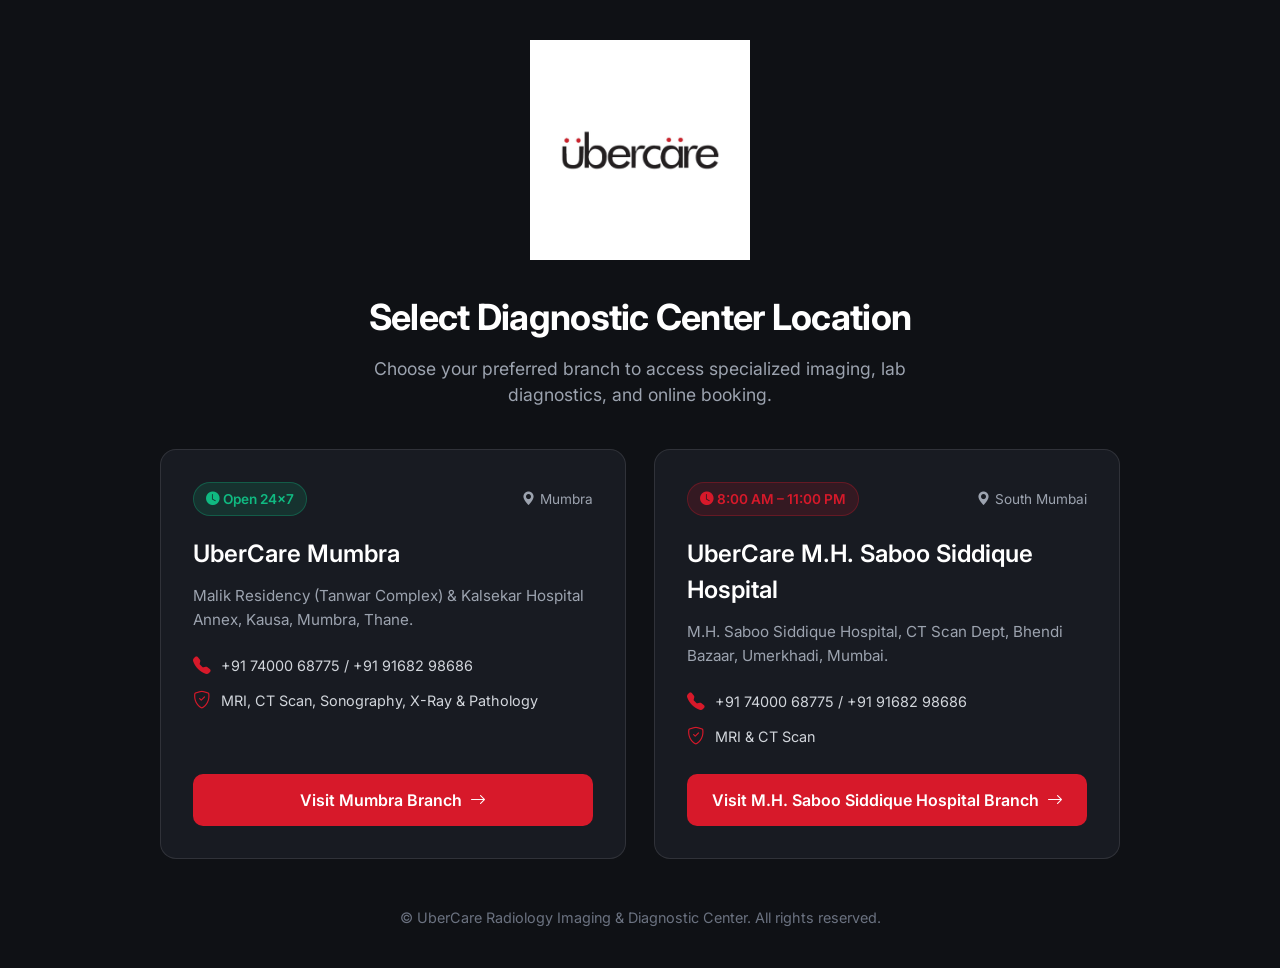
<file: index.html>
<!DOCTYPE html>
<html lang="en-IN">
<head>
  <meta charset="UTF-8" />
  <meta name="viewport" content="width=device-width, initial-scale=1.0" />
  <title>UberCare Diagnostic Center | Select Branch Location</title>
  <meta name="description" content="Welcome to UberCare Diagnostic Center. Select your preferred branch location in Mumbra or M.H. Saboo Siddique Hospital, Mumbai to view services and book appointments.">
  <link rel="icon" type="image/png" href="assets/images/favicon.png">
  <link rel="canonical" href="https://ubercare.co.in/">
  <link rel="preconnect" href="https://fonts.googleapis.com">
  <link rel="preconnect" href="https://fonts.gstatic.com" crossorigin>
  <link href="https://fonts.googleapis.com/css2?family=Inter:wght@400;500;600;700&display=swap" rel="stylesheet">
  <link href="https://cdn.jsdelivr.net/npm/bootstrap-icons@1.11.3/font/bootstrap-icons.css" rel="stylesheet">

  <style>
    :root {
      --brand-red: #d7192a;
      --brand-red-hover: #b81423;
      --bg-color: #0f1115;
      --card-bg: #181b22;
      --card-border: rgba(255, 255, 255, 0.1);
      --text-main: #ffffff;
      --text-muted: #9ca3af;
      --radius: 16px;
    }

    * {
      margin: 0;
      padding: 0;
      box-sizing: border-box;
      font-family: 'Inter', system-ui, -apple-system, sans-serif;
    }

    body {
      background-color: var(--bg-color);
      color: var(--text-main);
      min-height: 100vh;
      display: flex;
      flex-direction: column;
      align-items: center;
      justify-content: center;
      padding: 40px 20px;
      line-height: 1.5;
    }

    .wrapper {
      max-width: 960px;
      width: 100%;
      margin: 0 auto;
      text-align: center;
    }

    .header-logo {
      margin-bottom: 24px;
    }

    .header-logo img {
      max-width: 220px;
      height: auto;
    }

    .page-title {
      font-size: 2.25rem;
      font-weight: 700;
      margin-bottom: 12px;
      letter-spacing: -0.02em;
    }

    .page-subtitle {
      color: var(--text-muted);
      font-size: 1.1rem;
      max-width: 600px;
      margin: 0 auto 40px;
    }

    .cards-grid {
      display: grid;
      grid-template-columns: repeat(auto-fit, minmax(280px, 1fr));
      gap: 28px;
      text-align: left;
    }

    .branch-card {
      background: var(--card-bg);
      border: 1px solid var(--card-border);
      border-radius: var(--radius);
      padding: 32px;
      display: flex;
      flex-direction: column;
      justify-content: space-between;
      text-decoration: none;
      color: inherit;
      transition: transform 0.25s ease, border-color 0.25s ease, box-shadow 0.25s ease;
      position: relative;
      overflow: hidden;
    }

    .branch-card:hover {
      transform: translateY(-6px);
      border-color: var(--brand-red);
      box-shadow: 0 20px 40px rgba(215, 25, 42, 0.15);
    }

    .card-top {
      display: flex;
      align-items: center;
      justify-content: space-between;
      margin-bottom: 20px;
    }

    .badge {
      background: rgba(215, 25, 42, 0.15);
      color: var(--brand-red);
      border: 1px solid rgba(215, 25, 42, 0.3);
      padding: 6px 12px;
      border-radius: 20px;
      font-size: 0.85rem;
      font-weight: 600;
    }

    .badge--green {
      background: rgba(16, 185, 129, 0.15);
      color: #10b981;
      border-color: rgba(16, 185, 129, 0.3);
    }

    .card-title {
      font-size: 1.5rem;
      font-weight: 600;
      margin-bottom: 12px;
      color: #ffffff;
    }

    .card-address {
      color: var(--text-muted);
      font-size: 0.95rem;
      line-height: 1.6;
      margin-bottom: 20px;
      flex-grow: 1;
    }

    .card-details {
      list-style: none;
      margin-bottom: 24px;
      padding: 0;
    }

    .card-details li {
      display: flex;
      align-items: center;
      gap: 10px;
      font-size: 0.9rem;
      color: #d1d5db;
      margin-bottom: 8px;
    }

    .card-details li i {
      color: var(--brand-red);
      font-size: 1.1rem;
    }

    .card-btn {
      display: inline-flex;
      align-items: center;
      justify-content: center;
      gap: 8px;
      background: var(--brand-red);
      color: #ffffff;
      padding: 14px 20px;
      border-radius: 10px;
      font-weight: 600;
      font-size: 1rem;
      transition: background 0.2s ease;
      width: 100%;
      text-align: center;
    }

    .branch-card:hover .card-btn {
      background: var(--brand-red-hover);
    }

    .footer-text {
      margin-top: 48px;
      color: #6b7280;
      font-size: 0.9rem;
    }

    @media (max-width: 640px) {
      .page-title {
        font-size: 1.75rem;
      }

      .page-subtitle {
        font-size: 1rem;
      }

      .branch-card {
        padding: 24px;
      }
    }
  </style>
</head>
<body>

  <div class="wrapper">
    <div class="header-logo">
      <img src="assets/images/Ubercare%20Logo.png" alt="UberCare Logo" width="220">
    </div>

    <h1 class="page-title">Select Diagnostic Center Location</h1>
    <p class="page-subtitle">Choose your preferred branch to access specialized imaging, lab diagnostics, and online booking.</p>

    <div class="cards-grid">
      <!-- Mumbra Card -->
      <a href="/mumbra/" class="branch-card" aria-label="Visit UberCare Mumbra Branch">
        <div>
          <div class="card-top">
            <span class="badge badge--green"><i class="bi bi-clock-fill"></i> Open 24x7</span>
            <span style="color: var(--text-muted); font-size: 0.85rem;"><i class="bi bi-geo-alt-fill"></i> Mumbra</span>
          </div>
          <h2 class="card-title">UberCare Mumbra</h2>
          <p class="card-address">Malik Residency (Tanwar Complex) & Kalsekar Hospital Annex, Kausa, Mumbra, Thane.</p>
          
          <ul class="card-details">
            <li><i class="bi bi-telephone-fill"></i> +91 74000 68775 / +91 91682 98686</li>
            <li><i class="bi bi-shield-check"></i> MRI, CT Scan, Sonography, X-Ray & Pathology</li>
          </ul>
        </div>

        <div class="card-btn">
          Visit Mumbra Branch
          <i class="bi bi-arrow-right"></i>
        </div>
      </a>

      <!-- M.H. Saboo Siddique Hospital Card -->
      <a href="/saboo-siddique/" class="branch-card" aria-label="Visit UberCare M.H. Saboo Siddique Hospital Branch">
        <div>
          <div class="card-top">
            <span class="badge"><i class="bi bi-clock-fill"></i> 8:00 AM – 11:00 PM</span>
            <span style="color: var(--text-muted); font-size: 0.85rem;"><i class="bi bi-geo-alt-fill"></i> South Mumbai</span>
          </div>
          <h2 class="card-title">UberCare M.H. Saboo Siddique Hospital</h2>
          <p class="card-address">M.H. Saboo Siddique Hospital, CT Scan Dept, Bhendi Bazaar, Umerkhadi, Mumbai.</p>

          <ul class="card-details">
            <li><i class="bi bi-telephone-fill"></i> +91 74000 68775 / +91 91682 98686</li>
            <li><i class="bi bi-shield-check"></i> MRI & CT Scan</li>
          </ul>
        </div>

        <div class="card-btn">
          Visit M.H. Saboo Siddique Hospital Branch
          <i class="bi bi-arrow-right"></i>
        </div>
      </a>
    </div>

    <p class="footer-text">© UberCare Radiology Imaging & Diagnostic Center. All rights reserved.</p>
  </div>

</body>
</html>
</file>
